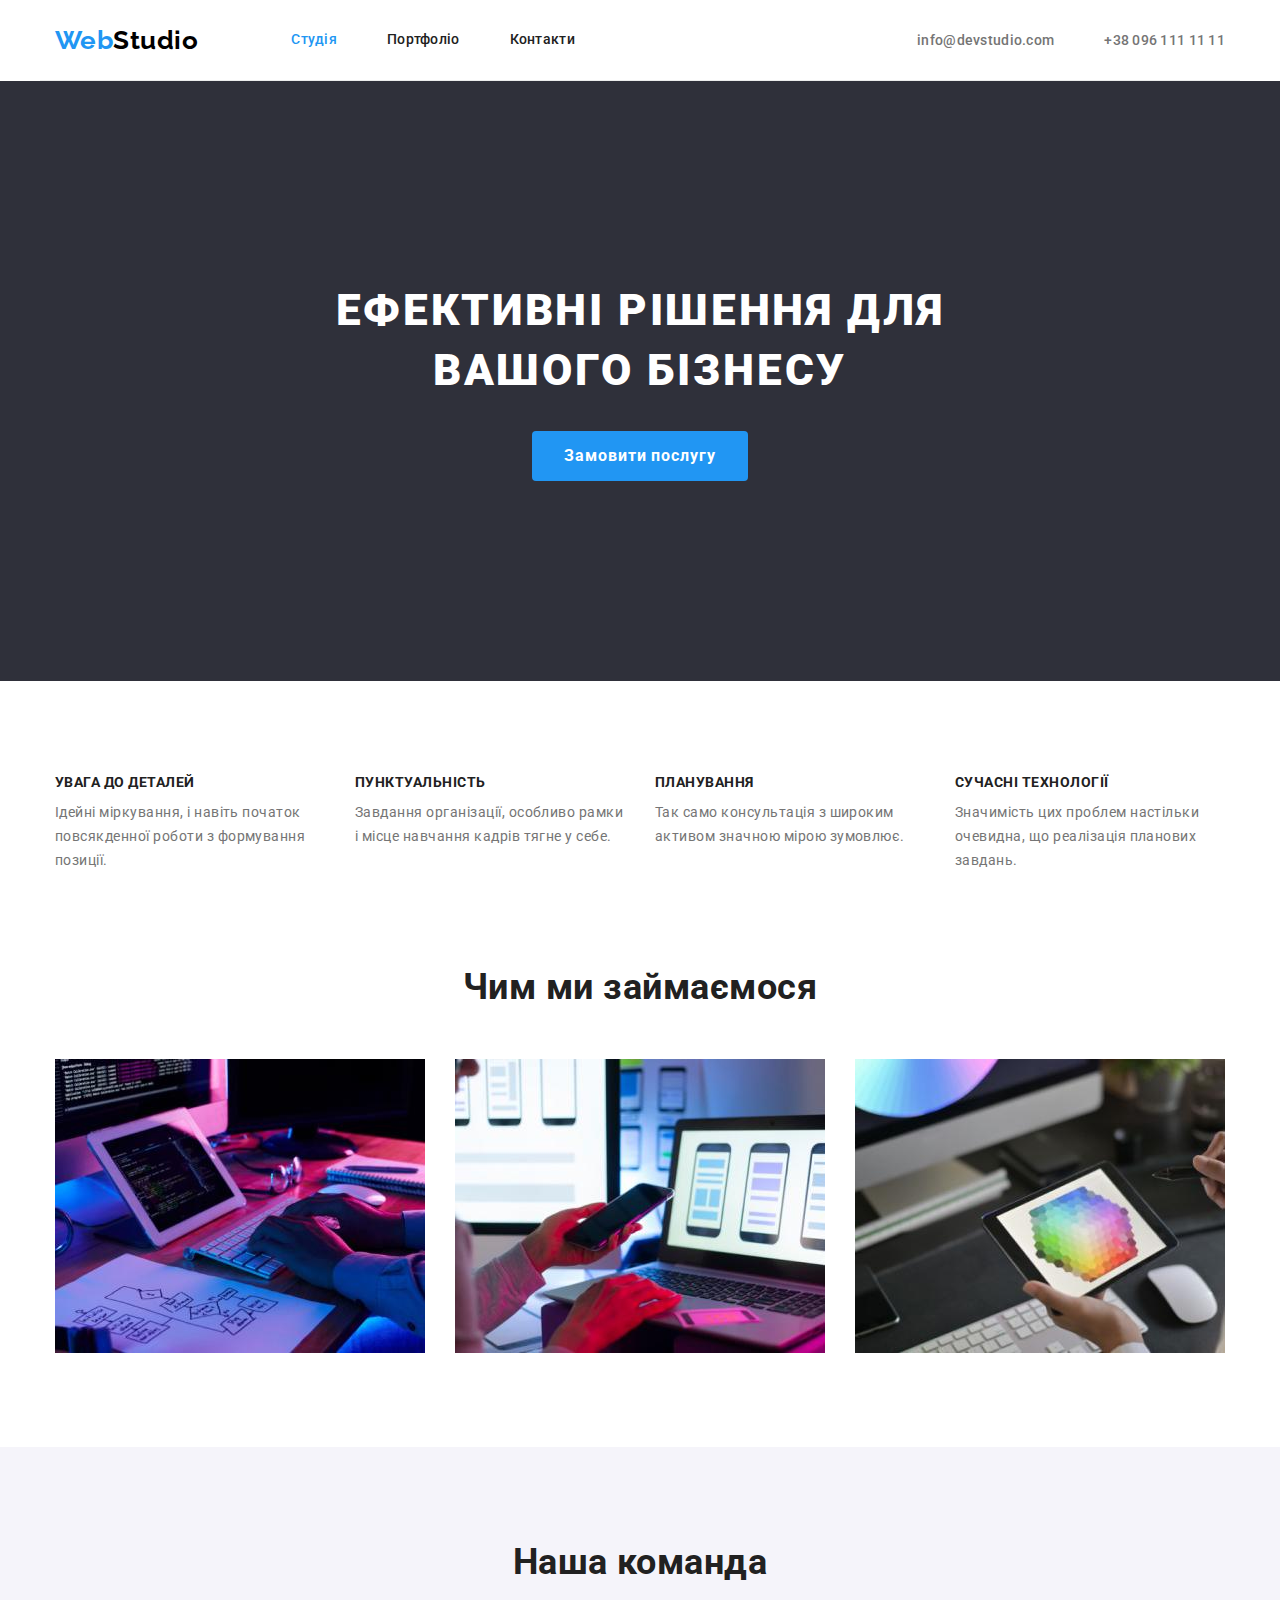
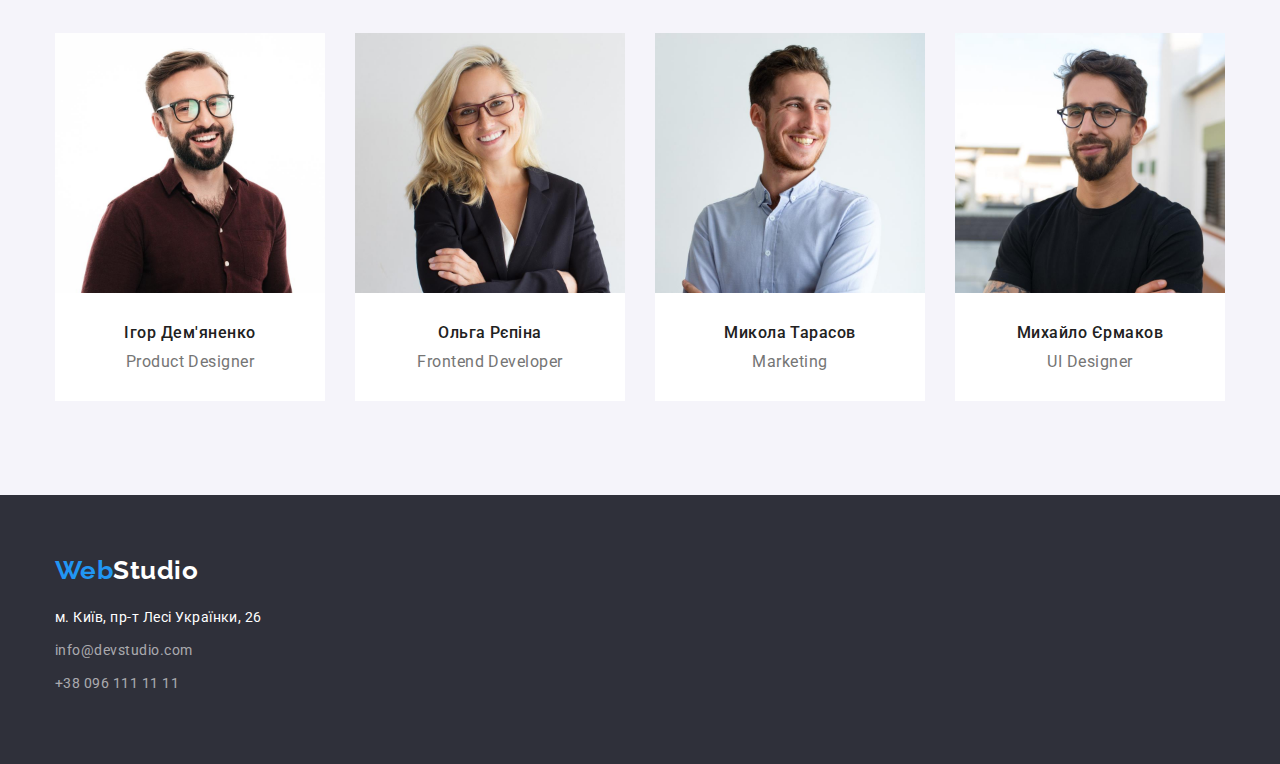
<file: index.html>
<!DOCTYPE html>
<html lang="uk">
<head>
    <meta charset="UTF-8">
    <meta http-equiv="X-UA-Compatible" content="IE=edge">
    <meta name="viewport" content="width=device-width, initial-scale=1.0">
    <title>Document</title>
    <link rel="preconnect" href="https://fonts.googleapis.com">
    <link rel="preconnect" href="https://fonts.gstatic.com" crossorigin>
    <link href="https://fonts.googleapis.com/css2?family=Raleway:wght@700&family=Roboto:wght@400;500;700;900&display=swap" rel="stylesheet">
    <link rel="stylesheet" href="https://cdnjs.cloudflare.com/ajax/libs/modern-normalize/1.1.0/modern-normalize.min.css">
    <link rel="stylesheet" href="./css/styles.css">
</head>

<body>
    <!--Header-->
    <header>
        <div class="container header">
            <nav class="main-nav">
                <a class="logo link" href=""><span class="accent">Web</span>Studio</a>
        
                <ul class="site-nav list">
                    <li class="item"><a href="./index.html" class="link current">Студія</a></li>
                    <li class="item"><a href="./portfolio.html" class="link">Портфоліо</a></li>
                    <li class="item"><a href="" class="link">Контакти</a></li>
                </ul>
            </nav>
    
            <ul class="contacts-nav list">
                <li class="item"><a class="link" href="mailto:info@devstudio.com">info@devstudio.com</a></li>
                <li class="item"><a class="link" href="tel:+380961111111">+38 096 111 11 11</a></li>
            </ul>
        </div>        
    </header>

    <!-- Main -->
    <main>
        <!-- Hero -->
        <section class="hero">
            <h1 class="hero-title">Ефективні рішення для <br /> вашого бізнесу</h1>
            <button type="button" class="button">Замовити послугу</button>
        </section>

        <!-- Advantages -->
        <section class="section">
            <div class="container">
                <h2 class="section-title  visually-hidden">Переваги студії</h2>
            <ul class="advantages-list list">
                <li class="item">
                    <h3 class="title">УВАГА ДО ДЕТАЛЕЙ</h3>
                    <p class="text">Ідейні міркування, і навіть початок повсякденної роботи з формування позиції.</p>
                </li>
                <li class="item">
                    <h3 class="title">ПУНКТУАЛЬНІСТЬ</h3>
                    <p class="text">Завдання організації, особливо рамки і місце навчання кадрів тягне у себе.</p>
                </li>
                <li class="item">
                    <h3 class="title">ПЛАНУВАННЯ</h3>
                    <p class="text">Так само консультація з широким активом значною мірою зумовлює.</p>
                </li>
                <li class="item">
                    <h3 class="title">СУЧАСНІ ТЕХНОЛОГІЇ</h3>
                    <p class="text">Значимість цих проблем настільки очевидна, що реалізація планових завдань.</p>
                </li>
            </ul>
            </div>
        </section>

        <!-- Activity -->
        <section class="section no-padding-top">
            <div class="container">
                <h2 class="section-title">Чим ми займаємося</h2>
                <ul class="activity-list list">
                    <li class="item"><img class="image" src="./images/activity_1keyboard.jpg" alt="Друк на клавіатурі" width="370" height="294"></li>
                    <li class="item"><img class="image" src="./images/activity_2laptop.jpg" alt="Телефон та ноутбук" width="370" height="294"></li>
                    <li class="item"><img class="image" src="./images/activity_3tablet.jpg" alt="Колірна гама на планшеті" width="370" height="294"></li>
                </ul>
            </div>
        </section>

        <!-- Team -->
        <section class="section team">
            <div class="container">
                <h2 class="section-title">Наша команда</h2>
            <ul class="team-list list">
                <li class="item">
                    <img class="image" src="./images/product_designer.jpg" alt="Product Designer" width="270" height="260">
                    <div class="team-box">
                        <h3 class="title">Ігор Дем'яненко</h3>
                        <p class="text" lang="en">Product Designer</p>
                    </div>
                </li>
                <li class="item">
                    <img class="image" src="./images/frontend_developer.jpg" alt="Frontend Developer" width="270" height="260">
                    <div  class="team-box">
                        <h3 class="title">Ольга Рєпіна</h3>
                        <p class="text" lang="en">Frontend Developer</p>
                    </div>
                </li>
                <li class="item">
                    <img class="image" src="./images/marketing.jpg" alt="Marketing" width="270" height="260">
                    <div  class="team-box">
                        <h3 class="title">Микола Тарасов</h3>
                        <p class="text" lang="en">Marketing</p>
                    </div>
                </li>
                <li class="item">
                    <img class="image" src="./images/ui_designer.jpg" alt="UI Designer" width="270" height="260">
                    <div  class="team-box">
                        <h3 class="title">Михайло Єрмаков</h3>
                        <p class="text" lang="en">UI Designer</p>
                    </div>
                </li>
            </ul>
            </div>
        </section>
    </main>

    <!-- Footer -->
    <footer class="page-footer">
        <div class="container">
            <a class="logo link" href=""><span class="accent">Web</span>Studio</a>

        <address>
            <p class="address">м. Київ, пр-т Лесі Українки, 26</p>
            <ul class="contacts-address list">
                <li><a class="link" href="mailto:info@devstudio.com">info@devstudio.com</a></li>
                <li><a class="link" href="tel:+380961111111">+38 096 111 11 11</a></li>
            </ul>
        </address>
        </div>
    </footer>
    
</body>
</html>
</file>
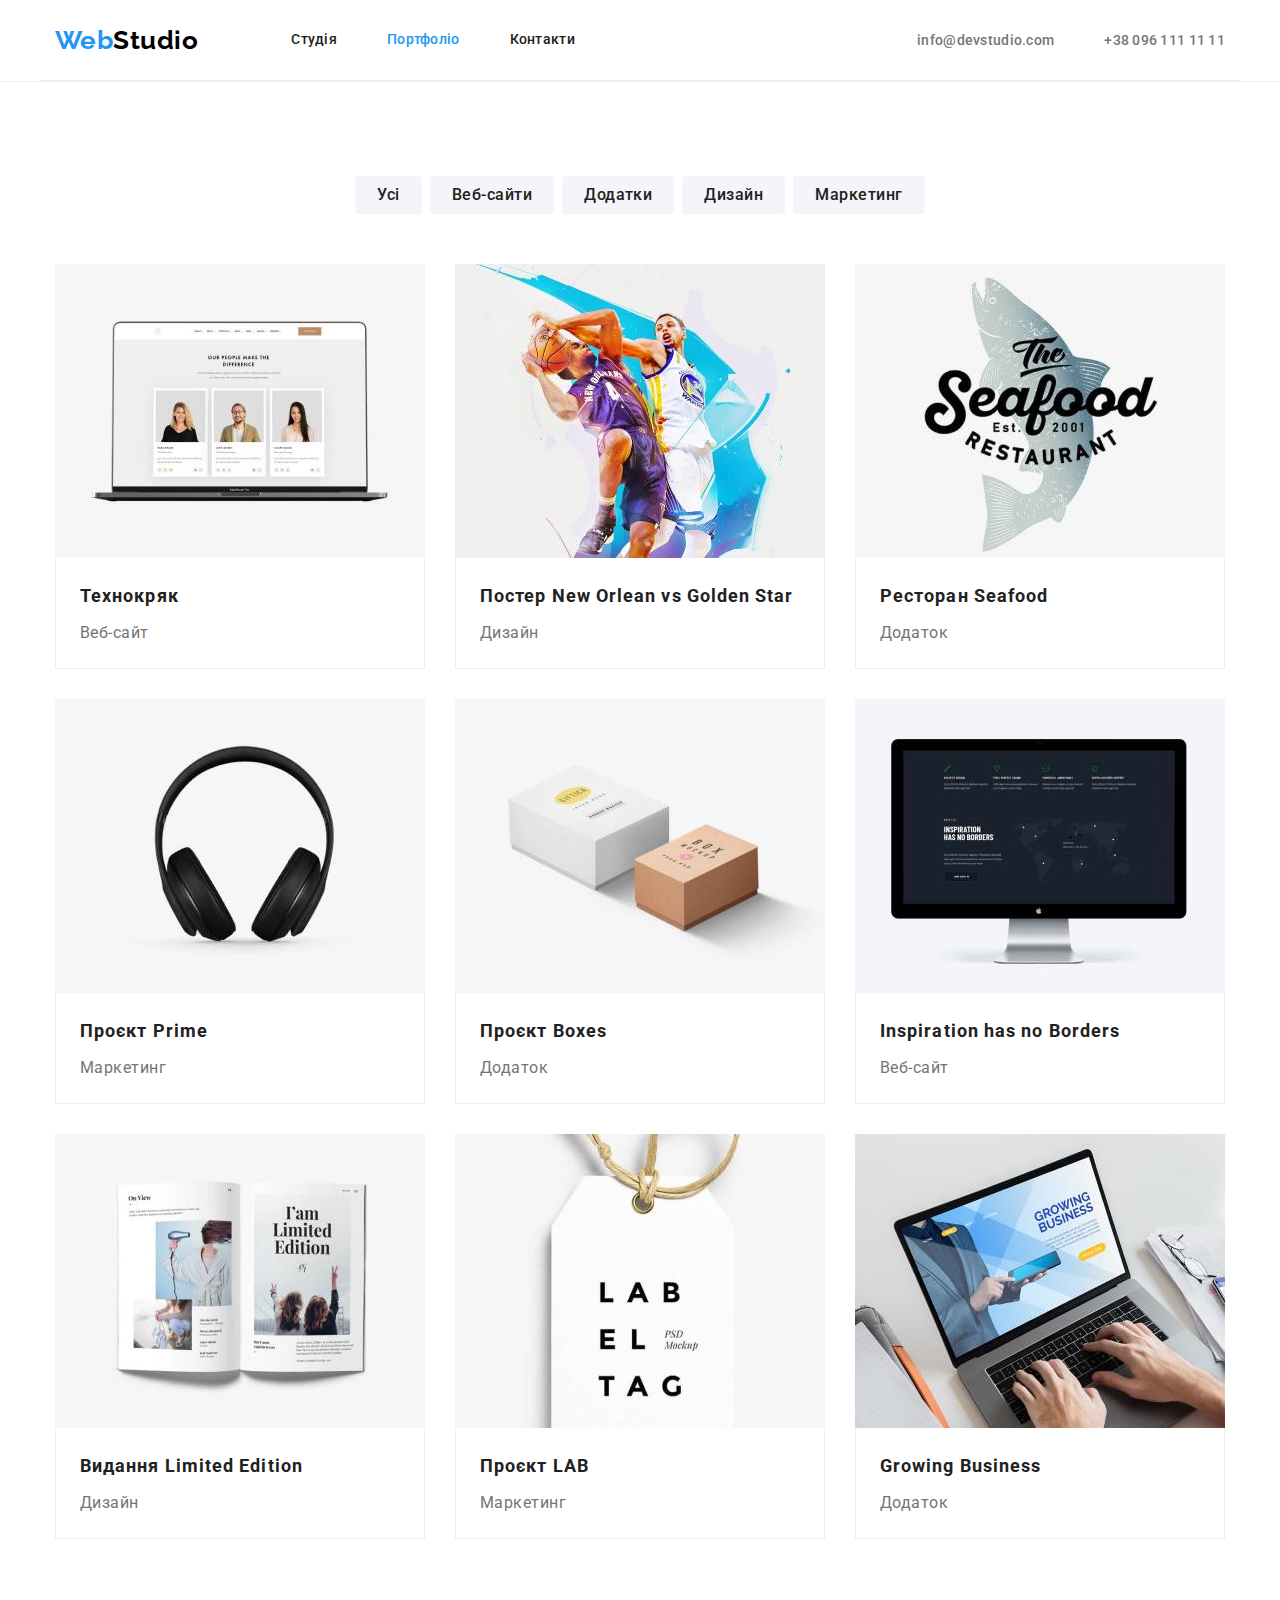
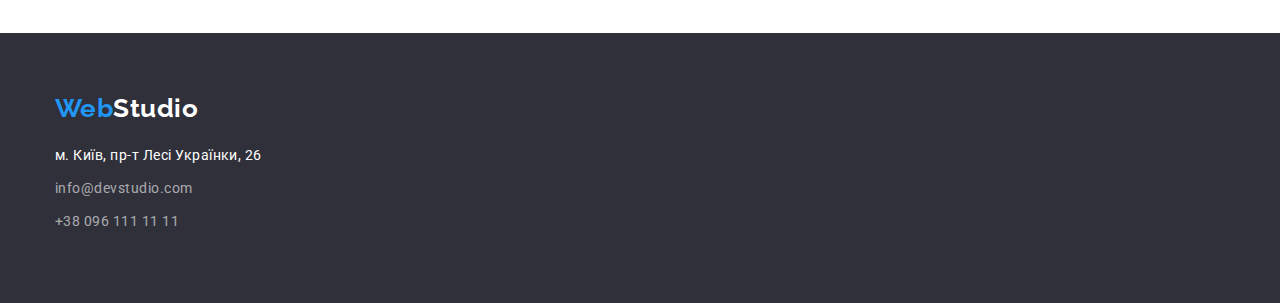
<file: portfolio.html>
<!DOCTYPE html>
<html lang="uk">
<head>
    <meta charset="UTF-8">
    <meta http-equiv="X-UA-Compatible" content="IE=edge">
    <meta name="viewport" content="width=device-width, initial-scale=1.0">
    <title>Document</title>
    <link rel="preconnect" href="https://fonts.googleapis.com">
    <link rel="preconnect" href="https://fonts.gstatic.com" crossorigin>
    <link href="https://fonts.googleapis.com/css2?family=Raleway:wght@700&family=Roboto:wght@400;500;700;900&display=swap" rel="stylesheet">
    <link rel="stylesheet" href="https://cdnjs.cloudflare.com/ajax/libs/modern-normalize/1.1.0/modern-normalize.min.css">
    <link rel="stylesheet" href="./css/styles.css">
</head>

<body>

    <!--Header-->
    <header class="header">
        <div class="container header">
            <nav class="main-nav">
                <a class="logo link" href=""><span class="accent">Web</span>Studio</a>
        
                <ul class="site-nav list">
                    <li class="item"><a href="./index.html" class="link">Студія</a></li>
                    <li class="item"><a href="./portfolio.html" class="link current">Портфоліо</a></li>
                    <li class="item"><a href="" class="link">Контакти</a></li>
                </ul>
            </nav>
    
            <ul class="contacts-nav list">
                <li class="item"><a class="link" href="mailto:info@devstudio.com">info@devstudio.com</a></li>
                <li class="item"><a class="link" href="tel:+380961111111">+38 096 111 11 11</a></li>
            </ul>
        </div>        
    </header>
    
    <!-- Main -->
    <main>
        <section class="section">
            <div class="container">
                <h1 class="section-title visually-hidden">Портфоліо</h1>
        
                <ul class="filter-list list">
                    <li class="item"><button type="button" class="filter">Усі</button></li>
                    <li class="item"><button type="button" class="filter">Веб-сайти</button></li>
                    <li class="item"><button type="button" class="filter">Додатки</button></li>
                    <li class="item"><button type="button" class="filter">Дизайн</button></li>
                    <li class="item"><button type="button" class="filter">Маркетинг</button></li>
                </ul>
            
                <ul class="portfolio-list list">
                    <li class="item">
                        <a class="link" href="">
                            <img class="image" src="./images/project1.jpg" alt="Веб-сайт Технокряк" width="370" height="294">
                            <div class="portfolio-box">
                                <h2 class="title">Технокряк</h2>
                                <p class="text">Веб-сайт</p>
                            </div>
                        </a>
                    </li>
                    <li class="item">
                        <a class="link" href="">
                            <img class="image" src="./images/project2.jpg" alt="Постер New Orlean vs Golden Star" width="370" height="294">
                            <div class="portfolio-box">
                                <h2 class="title">Постер New Orlean vs Golden Star</h2>
                                <p class="text">Дизайн</p>
                            </div>
                        </a>
                    </li>
                    <li class="item">
                        <a class="link" href="">
                            <img class="image" src="./images/project3.jpg" alt="Додаток ресторану Seafood" width="370" height="294">
                            <div class="portfolio-box">
                                <h2 class="title">Ресторан Seafood</h2>
                                <p class="text">Додаток</p>
                            </div>
                        </a>
                    </li>
                    <li class="item">
                        <a class="link" href="">
                            <img class="image" src="./images/project4.jpg" alt="Навушники" width="370" height="294">
                            <div class="portfolio-box">
                                <h2 class="title">Проєкт Prime</h2>
                                <p class="text">Маркетинг</p>
                            </div>
                        </a>
                    </li>
                    <li class="item">
                        <a class="link" href="">
                            <img class="image" src="./images/project5.jpg" alt="Додаток проєкту Boxes" width="370" height="294">
                            <div class="portfolio-box">
                                <h2 class="title">Проєкт Boxes</h2>
                                <p class="text">Додаток</p>
                            </div>
                        </a>
                    </li>
                    <li class="item">
                        <a class="link" href="">
                            <img class="image" src="./images/project6.jpg" alt="Монітор Apple" width="370" height="294">
                            <div class="portfolio-box">
                                <h2 class="title">Inspiration has no Borders</h2>
                                <p class="text">Веб-сайт</p>
                            </div>
                        </a>
                    </li>
                    <li class="item">
                        <a class="link" href="">
                            <img class="image" src="./images/project7.jpg" alt="Журнал" width="370" height="294">
                            <div class="portfolio-box">
                                <h2 class="title">Видання Limited Edition</h2>
                                <p class="text">Дизайн</p>
                            </div>
                        </a>
                    </li>
                    <li class="item">
                        <a class="link" href="">
                            <img class="image" src="./images/project8.jpg" alt="Журнал" width="370" height="294">
                            <div class="portfolio-box">
                                <h2 class="title">Проєкт LAB</h2>
                                <p class="text">Маркетинг</p>
                            </div>
                        </a>
                    </li>
                    <li class="item">
                        <a class="link" href="">
                            <img class="image" src="./images/project9.jpg" alt="Ноутбук" width="370" height="294">
                            <div class="portfolio-box">
                                <h2 class="title">Growing Business</h2>
                                <p class="text">Додаток</p>
                            </div>
                        </a>
                    </li>
    
                </ul>
            </div>
        </section>
    </main>

    <!-- Footer -->
    <footer class="page-footer">
        <div class="container">
            <a class="logo link" href=""><span class="accent">Web</span>Studio</a>

            <address>
                <p class="address">м. Київ, пр-т Лесі Українки, 26</p>
                <ul class="contacts-address list">
                    <li><a class="link" href="mailto:info@devstudio.com">info@devstudio.com</a></li>
                    <li><a class="link" href="tel:+380961111111">+38 096 111 11 11</a></li>
                </ul>
            </address>
        </div>
    </footer>
    
</body>
</html>
</file>
<file: css/styles.css>
:root {
    --primary-text-color: #212121;
    --text-color: #757575;
    --accent-color: #2196F3;
    --primary-white-color: #ffffff;
    --second-background-color: #2F303A;
    --third-background-color: #F5F4FA;
}

body {
    background-color: var(--primary-white-color);
    color: var(--primary-text-color);

    font-family: 'Roboto', sans-serif;
    letter-spacing: 0.03em;
}

.container {
    margin-left: auto;
    margin-right: auto;
    width: 1200px;
    padding-left: 15px;
    padding-right: 15px;
    /* outline: 2px solid tomato; */
}

h1,
h2,
h3,
p {
    margin-top: 0;
    margin-bottom: 0;
}

.link {
    text-decoration: none;
}

.list {
    padding: 0;
    margin: 0;
    list-style: none;
}

/* Header */
.header {
    border-bottom: 1px solid #ECECEC;
}

.container.header {
    display: flex;
    align-items: center;
}

/* Main nav */
.main-nav {
    display: flex;
    align-items: center;
}

/* Logo */
.logo {
    color: #000000;

    font-family: 'Raleway', sans-serif;
    font-weight: 700;
    font-size: 26px;
    line-height: 1.19;
}

.logo .accent {
    color: var(--accent-color);
}

/* Site nav */
.site-nav {
    display: flex;
    margin-left: 93px;
}

.site-nav .item + .item {
    margin-left: 50px;
}

.site-nav .link {
    display: block;
    padding-top: 32px;
    padding-bottom: 32px;

    color: var(--primary-text-color);
    font-weight: 500;
    font-size: 14px;
    line-height: 1.14;
    letter-spacing: 0.02em;
}

.site-nav .link:hover,
.site-nav .link:focus {
    color: var(--accent-color);
}

.site-nav .link.current {
    color: var(--accent-color);
}

.contacts-nav {
    display: flex;
    margin-left: auto;
}

.contacts-nav .item + .item {
    margin-left: 50px;
}

.contacts-nav .link {
    color: var(--text-color);
    font-weight: 500;
    font-size: 14px;
    line-height: 1.14;
    letter-spacing: 0.02em;

}

.contacts-nav .link:hover,
.contacts-nav .link:focus {
    color: var(--accent-color);
}

/* Стилі для Студія */
/* Main */
.hero {
    padding: 200px 0px;

    background-color: var(--second-background-color);
    text-align: center;
}

.hero-title {
    margin-bottom: 30px;

    color: #FFFFFF;

    font-weight: 900;
    font-size: 44px;
    line-height: 1.36;
    letter-spacing: 0.06em;
    text-transform: uppercase;
}

/* Button */
.button {
    display: inline-block;
    border: 0;
    border-radius: 4px;
    padding: 10px 32px;
    
    background-color: var(--accent-color);
    color: var(--primary-white-color);

    font-weight: 700;
    font-size: 16px;
    line-height: 1.88;
    letter-spacing: 0.06em;

    cursor: pointer;
}

.button:hover,
.button:focus {
    background-color: #188CE8;
}

/* Section */
.section {
    padding-top: 94px;
    padding-bottom: 94px;
}

.section.no-padding-top {
   padding-top: 0; 
}

.section-title {
    margin-bottom: 50px;

    color: var(--primary-text-color);

    font-weight: 700;
    font-size: 36px;
    line-height: 1.17;
    text-align: center;
}

/* Advantages */
.advantages-list {
    display: flex;
    gap: 30px;
}

.advantages-list .item {
    width: 270px;
}

.advantages-list .title {
    margin-bottom: 10px;

    color: var(--primary-text-color);

    font-weight: 700;
    font-size: 14px;
    line-height: 1.14;
    text-transform: uppercase;
}

.advantages-list .text {

    color: var(--text-color);

    font-size: 14px;
    line-height: 1.71;
}

/* Activity */
.activity-list {
    display: flex;
    gap: 30px;
}

.activity-list .image {
    display: block;
}

/* Team */
.team {
    background-color: var(--third-background-color);
}

.team-list {
    display: flex;
    gap: 30px;
}

.team-list .item {
    background-color: var(--primary-white-color);
}

.team-box {
    padding-top: 30px;
    padding-bottom: 30px;
    text-align: center;

}

.team-list .image {
    display: block;
}

.team-list .title {
    margin-bottom: 10px;

    color: var(--primary-text-color);

    font-weight: 500;
    font-size: 16px;
    line-height: 1.19;
}

.team-list .text {
    color: var(--text-color);

    font-size: 16px;
    line-height: 1.19;
}

/* Footer */
.page-footer {
    padding-top: 60px;
    padding-bottom: 60px;

    background-color: var(--second-background-color);
}

.page-footer .logo {
    display: inline-block;
    margin-bottom: 20px;

    color: var(--primary-white-color);
}

.address {
    margin-bottom: 9px;

    color: var(--primary-white-color);

    font-style: normal;
    font-size: 14px;
    line-height: 1.71;
}

.contacts-address .link {
    display: block;
    margin-bottom: 9px;

    color: rgba(255, 255, 255, 0.6);

    font-style: normal;
    font-size: 14px;
    line-height: 1.71;
}

.contacts-address .link:hover,
.contacts-address .link:focus {
    color: var(--accent-color);
}

/* PORTFOLIO */

/* Filter */
.filter-list {
    display: flex;
    justify-content: center;
    margin-bottom: 50px;
}

.filter-list .item + .item {
    margin-left: 8px;
}

.filter {
    display: inline-block;
    border: 0;
    border-radius: 4px;
    padding: 6px 22px;

    background-color: var(--third-background-color);
    color: var(--primary-text-color);

    
    font-weight: 500;
    font-size: 16px;
    line-height: 1.62;
    letter-spacing: 0.03em;
    text-align: center;

    cursor: pointer;
}

.filter:hover,
.filter:focus {
    background-color: var(--accent-color);
    color: var(--primary-white-color);
}

.visually-hidden {
    position: absolute;
    width: 1px;
    height: 1px;
    margin: -1px;
    border: 0;
    padding: 0;
    
    white-space: nowrap;
    clip-path: inset(100%);
    clip: rect(0 0 0 0);
    overflow: hidden;
  }
  
.portfolio-list {
    display: flex;
    flex-wrap: wrap;
    margin: -15px;
}

.portfolio-list .item {
    width: 370px;
    margin: 15px;
}

.portfolio-list .image {
    display: block;
}
.portfolio-box {
    padding-top: 20px;
    padding-bottom: 20px;
    padding-left: 24px;
    padding-right: 24px;

    border-right-width: 1px;
    border-right-style: solid;
    border-right-color: #EEEEEE;

    border-bottom-width: 1px;
    border-bottom-style: solid;
    border-bottom-color: #EEEEEE;

    border-left-width: 1px;
    border-left-style: solid;
    border-left-color: #EEEEEE;
}
.portfolio-list .title {
    margin-bottom: 4px;
    width: 322px;

    color: var(--primary-text-color);

    font-weight: 700;
    font-size: 18px;
    line-height: 2.0;
    letter-spacing: 0.06em;
}

.portfolio-list .text {
    width: 322px;
    
    color: var(--text-color);

    font-size: 16px;
    line-height: 1.88; 
    letter-spacing: 0.03em;
}
</file>
